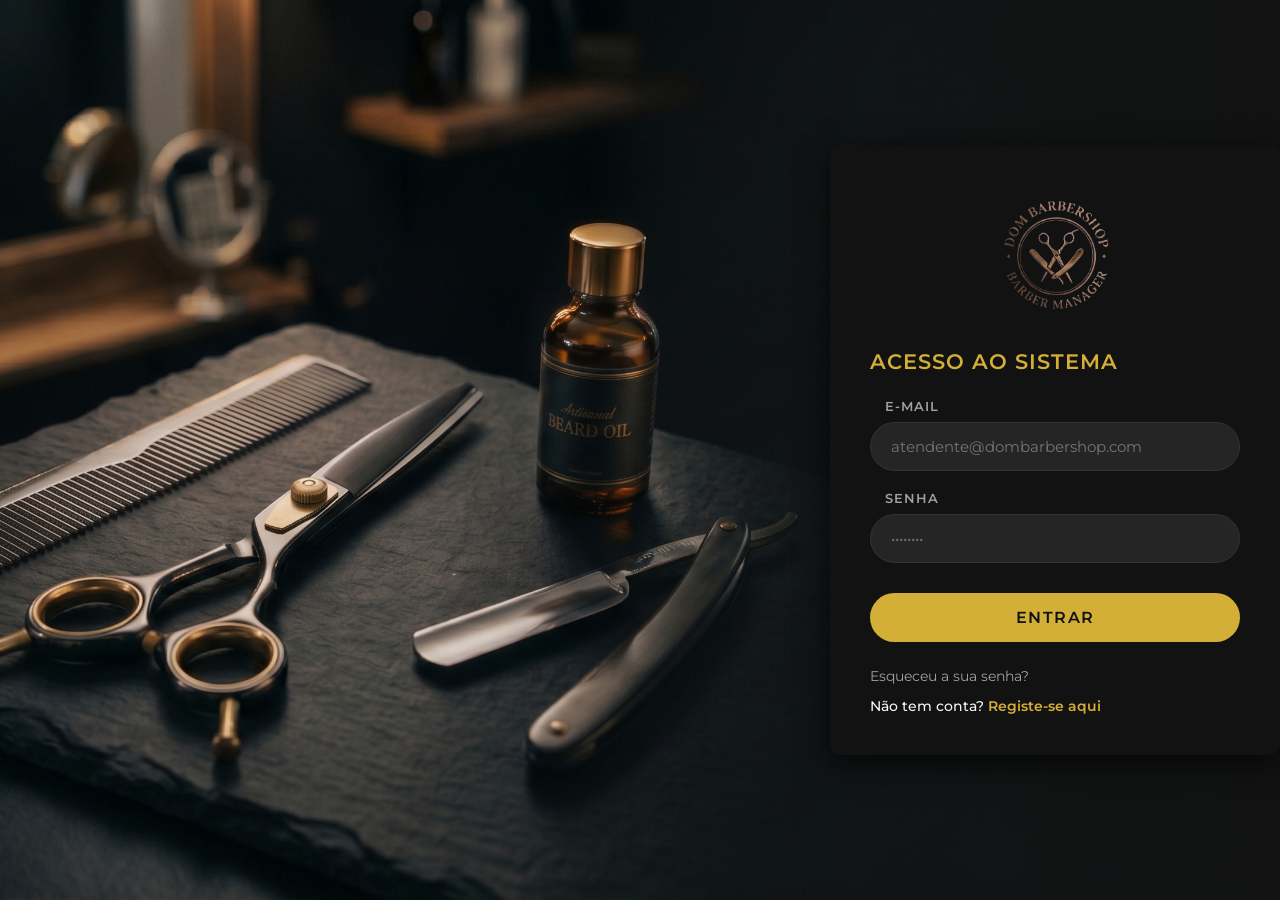
<file: frontend/index.html>
<!DOCTYPE html>
<html lang="pt-BR">
<head>
    <meta charset="UTF-8">
    <meta name="viewport" content="width=device-width, initial-scale=1.0">
    <title>Dom Barbershop | Início</title>
    <link rel="icon" type="image/png" href="icon.png?v=2" sizes="32x32">

    <link rel="stylesheet" href="css/style.css">
</head>
<body>

    <nav class="sidebar">
        <a href="index.html" class="logo-link">
            <div class="logo">
                <h2 class="shop-name">Dom Barbershop</h2>
                <span class="system-name">Barber Manager</span>
            </div>
        </a>
        
        <ul class="nav-links">
            <li><a href="index.html" class="active">Início</a></li>
            <li><a href="dashboard.html">Dashboard</a></li>
            <li><a href="agenda.html">Agenda</a></li>
            <li><a href="clientes.html">Clientes</a></li>
            <li><a href="servicos.html">Serviços</a></li>
        </ul>
    </nav>

    <main class="main-content">
        <header class="top-header">
            <h1 id="page-title">Bem-vindo à Dom Barbershop</h1>

            <div class="welcome-container">
                <p class="welcome-text">Seja bem-vindo(a), <span id="nome-usuario-logado">Usuário</span></p>
            </div>
        </header>

        <section id="home-presentation" class="active-page">
            <div class="presentation-container">
                
                <div class="hero-section">
                    <h2>A verdadeira experiência em barbearia clássica.</h2>
                    <p>Aqui, nós resgatamos a essência autêntica da barbearia clássica e a combinamos com as tendências contemporâneas, elevando o cuidado masculino a um novo patamar de excelência. Acreditamos que o seu visual é a sua principal assinatura e, por isso, construímos um espaço onde a tradição e o estilo andam lado a lado. <br><br>

                    Para a nossa equipe de especialistas, o ofício de cuidar da sua barba e do seu cabelo vai muito além de uma simples rotina. Cada corte e cada alinhamento são executados com a precisão, o respeito e o detalhismo de uma verdadeira arte. Nossos profissionais estão comprometidos em entregar não apenas um serviço impecável, mas um resultado que reflita a sua personalidade e valorize os seus traços. <br><br>

                    Sabemos que o seu tempo é valioso. Por isso, criamos muito mais do que uma barbearia, criamos um ponto de encontro e um verdadeiro refúgio para o homem moderno. Nosso ambiente foi pensado em cada detalhe para que você possa fugir da correria do dia a dia, relaxar em uma de nossas cadeiras e curtir uma atmosfera acolhedora. <br><br>

                    Na Dom Barbershop, o atendimento de excelência é a nossa marca registrada. Sinta-se em casa, deixe o estresse lá fora e confie em quem entende do assunto para cuidar de cada detalhe do seu estilo.
                        
                    </p>
                </div>

                <div class="about-owner">
                    <h3>Sobre o Fundador</h3>
                    <p>Por trás da excelência da Dom Barbershop está a assinatura do mestre barbeiro <strong>Elton</strong>. Movido por uma paixão genuína pelo estilo clássico, ele concebeu este espaço com um propósito claro: resgatar a época de ouro das barbearias e sua atmosfera autenticamente masculina. Um verdadeiro artesão do estilo, <strong>Elton</strong> carrega anos de dedicação e maestria na arte da tesoura e da precisão da navalha. Para ele, o cuidado masculino é um ritual — celebrado em detalhes como o tradicional serviço de toalha quente. Mais do que entregar cortes impecáveis, Elton transformou a Dom em um verdadeiro reduto: um ponto de encontro acolhedor onde a resenha de qualidade, a camaradagem e a busca pelo estilo perfeito caminham lado a lado.</p>
                </div>

            </div>
        </section>

    </main>

    <script src="js/main.js"></script>
</body>
</html>
</file>
<file: frontend/css/style.css>
/* VARIÁVEIS */

:root {
    --primary-color: #d4af37;       
    --secondary-color: #1a1a1a;     
    --bg-body: #121212;             
    --sidebar-bg: #1e1e1e;          
    --text-color: #f4f4f4;         
    --text-muted: #a0a0a0;          
    --danger-color: #8b0000;       
    --success-color: #2e8b57;       
    --border-color: #333333;        
}

* {
    margin: 0;
    padding: 0;
    box-sizing: border-box;
    font-family: 'Segoe UI', Tahoma, Geneva, Verdana, sans-serif;
}

body {
    background-color: var(--bg-body);
    color: var(--text-color);
    display: flex;
    min-height: 100vh;
}

/* MENU LATERAL */
.sidebar {
    width: 250px;
    background-color: var(--sidebar-bg);
    padding: 30px 20px;
    border-right: 1px solid var(--border-color);
    display: flex;
    flex-direction: column;

    position: fixed;
    height: 100vh;
    left: 0;
    top: 0;
    z-index: 1000;
    overflow-y: auto;
}

.logo h2 {
    color: var(--primary-color);
    text-align: center;
    margin-bottom: 40px;
    font-size: 1.5rem;
    letter-spacing: 1px;
}

.nav-links {
    list-style: none;
}

.nav-links li {
    margin-bottom: 15px;
}

.nav-links a {
    text-decoration: none;
    color: var(--text-muted);
    display: block;
    padding: 12px 15px;
    border-radius: 8px;
    transition: all 0.3s ease;
    font-weight: 500;
}

.nav-links a:hover, .nav-links a.active {
    background-color: var(--primary-color);
    color: var(--secondary-color);
    font-weight: bold;
}

/* ÁREA PRINCIPAL */
.main-content {
    flex: 1;
    padding: 40px;
    display: flex;
    flex-direction: column;
    gap: 30px;
    margin-left: 250px;
}

/* CABEÇALHO */
.top-header {
    display: flex;
    justify-content: space-between;
    align-items: center;
    border-bottom: 1px solid var(--border-color);
    padding-bottom: 20px;
}

.top-header h1 {
    font-size: 1.8rem;
    font-weight: 600;
}

.user-profile span {
    background-color: var(--sidebar-bg);
    padding: 10px 20px;
    border-radius: 20px;
    border: 1px solid var(--primary-color);
    color: var(--primary-color);
    font-weight: bold;
}

/* CARDS DO DASHBOARD */
.dashboard-cards {
    display: grid;
    grid-template-columns: repeat(auto-fit, minmax(250px, 1fr));
    gap: 20px;
}

.card {
    background-color: var(--sidebar-bg);
    padding: 25px;
    border-radius: 12px;
    border: 1px solid var(--border-color);
    box-shadow: 0 4px 15px rgba(0, 0, 0, 0.2);
    transition: transform 0.3s ease;
}

.card:hover {
    transform: translateY(-5px);
    border-color: var(--primary-color);
}

.card h3 {
    color: var(--text-muted);
    font-size: 1rem;
    margin-bottom: 15px;
}

.card .number {
    font-size: 2.5rem;
    font-weight: bold;
    color: var(--primary-color);
}

.card .next-client {
    font-size: 1.2rem;
    font-weight: 500;
    color: var(--text-color);
}

/* ESTILIZAÇÃO DA LOGO E NOME DA BARBEARIA */
.logo {
    display: flex;
    flex-direction: column;
    align-items: center;
    margin-bottom: 40px;
}

.logo .shop-name {
    color: var(--primary-color);
    font-size: 1.5rem;
    letter-spacing: 1px;
    text-align: center;
    margin-bottom: 5px;
}

.logo .system-name {
    color: var(--text-muted);
    font-size: 0.8rem;
    text-transform: uppercase;
    letter-spacing: 2px;
}

/* FORMULÁRIO DE NOVO AGENDAMENTO */

/* Container Principal do Formulário */
.form-container {
    background-color: var(--sidebar-bg);
    padding: 35px 40px;
    border-radius: 12px;
    border: 1px solid var(--border-color);
    box-shadow: 0 8px 20px rgba(0, 0, 0, 0.3);
    max-width: 800px;
    margin-top: 10px;
}

/* Cabeçalho do Formulário */
.form-header {
    margin-bottom: 30px;
    border-bottom: 1px solid var(--border-color);
    padding-bottom: 15px;
}

.form-header h2 {
    color: var(--primary-color);
    font-size: 1.8rem;
    margin-bottom: 5px;
}

.form-header p {
    color: var(--text-muted);
    font-size: 0.95rem;
}

/* Estrutura de Grid/Flex para dividir colunas */
.form-row {
    display: flex;
    gap: 20px;
}

.form-row .input-group {
    flex: 1;
}

/* Grupos de Inputs (Label + Campo) */
.input-group {
    margin-bottom: 25px;
    display: flex;
    flex-direction: column;
}

.input-group label {
    color: var(--text-color);
    font-size: 0.85rem;
    font-weight: 600;
    margin-bottom: 10px;
    text-transform: uppercase;
    letter-spacing: 1px;
}

/* Estilização dos Campos de Digitação e Seleção */
.input-group input,
.input-group select {
    background-color: var(--bg-body);
    color: var(--text-color);
    border: 1px solid var(--border-color);
    padding: 14px 15px;
    border-radius: 8px;
    font-size: 1rem;
    outline: none;
    transition: all 0.3s ease;
}

.input-group input:focus,
.input-group select:focus {
    border-color: var(--primary-color);
    box-shadow: 0 0 0 3px rgba(212, 175, 55, 0.15);
}

/* Inverte a cor do ícone do calendário para aparecer no tema escuro */
input[type="datetime-local"]::-webkit-calendar-picker-indicator {
    filter: invert(1);
    cursor: pointer;
    opacity: 0.7;
    transition: 0.3s;
}

input[type="datetime-local"]::-webkit-calendar-picker-indicator:hover {
    opacity: 1;
}

/* Botão de Envio */
.btn-submit {
    background-color: var(--primary-color);
    color: var(--secondary-color);
    border: none;
    padding: 16px 30px;
    font-size: 1.1rem;
    font-weight: 800;
    border-radius: 8px;
    cursor: pointer;
    width: 100%;
    margin-top: 10px;
    transition: transform 0.3s ease, background-color 0.3s ease, box-shadow 0.3s ease;
    text-transform: uppercase;
    letter-spacing: 2px;
}

.btn-submit:hover {
    transform: translateY(-3px);
    background-color: #e5c158; 
    box-shadow: 0 6px 20px rgba(212, 175, 55, 0.4);
}

/* CUSTOMIZAÇÃO FLATPICKR */

/* Fundo Principal e Borda */
.flatpickr-calendar {
    background: var(--sidebar-bg) !important;
    border: 1px solid var(--border-color) !important;
    box-shadow: 0 10px 25px rgba(0, 0, 0, 0.5) !important;
}


.flatpickr-days,
.flatpickr-month,
.flatpickr-weekdays,
.flatpickr-time {
    background: transparent !important;
}

/* Cor de todos os textos (Dias, Meses, Semanas, Relógio) */
.flatpickr-day,
.flatpickr-weekday,
.flatpickr-monthDropdown-months,
.flatpickr-current-month .numInputWrapper input,
.flatpickr-time input, 
.flatpickr-time .flatpickr-am-pm {
    color: var(--text-color) !important;
}

.flatpickr-day.today {
    border-color: var(--primary-color) !important;
    color: var(--text-color) !important;
}

.flatpickr-day.selected,
.flatpickr-day:hover,
.flatpickr-day:focus,
.flatpickr-day.today:hover,
.flatpickr-day.today.selected {
    background: var(--primary-color) !important;
    border-color: var(--primary-color) !important;
    color: var(--secondary-color) !important;
    font-weight: bold !important;
}

/* Setas de Mês e Setas do Relógio */
.flatpickr-prev-month svg, 
.flatpickr-next-month svg,
.flatpickr-time .arrowUp svg, 
.flatpickr-time .arrowDown svg {
    fill: var(--text-color) !important;
}

/* Hover nas Setas */
.flatpickr-prev-month:hover svg, 
.flatpickr-next-month:hover svg {
    fill: var(--primary-color) !important;
}

/* Hover no input do relógio */
.flatpickr-time input:hover, 
.flatpickr-time input:focus {
    background: var(--bg-body) !important;
}

/* MÊS E ANO */
.flatpickr-current-month .numInputWrapper {
    margin-left: 15px !important; 
}

.flatpickr-current-month .numInputWrapper span.arrowUp:after {
    border-bottom-color: var(--text-color) !important;
}

.flatpickr-current-month .numInputWrapper span.arrowDown:after {
    border-top-color: var(--text-color) !important;
}

.flatpickr-current-month .numInputWrapper span.arrowUp:hover:after {
    border-bottom-color: var(--primary-color) !important;
}

.flatpickr-current-month .numInputWrapper span.arrowDown:hover:after {
    border-top-color: var(--primary-color) !important;
}

/* VISIBILIDADE DOS MESES */

.flatpickr-monthDropdown-months {
    background-color: #1e1e1e !important; 
    color: #ffffff !important;
    border-radius: 4px;
}

/* Ajusta as opções dentro do menu para preto */
.flatpickr-monthDropdown-month {
    background-color: #ffffff !important;
    color: #000000 !important;
}

/* ESTILOS DA AGENDA */
.agenda-top-bar {
    display: flex;
    justify-content: space-between;
    align-items: center;
    margin-bottom: 20px;
    border-bottom: 1px solid var(--border-color);
    padding-bottom: 15px;
}

.btn-toggle {
    background-color: transparent;
    color: var(--primary-color);
    border: 1px solid var(--primary-color);
    padding: 8px 15px;
    border-radius: 5px;
    cursor: pointer;
    font-weight: bold;
    transition: 0.3s;
}

.btn-toggle:hover {
    background-color: var(--primary-color);
    color: var(--secondary-color);
}

.agenda-date {
    display: inline-block;
    color: var(--primary-color);
    font-weight: bold;
    font-size: 1.1rem;
    margin-bottom: 15px;
}

.timeline {
    display: flex;
    flex-direction: column;
    gap: 10px;
}

.timeline-slot {
    display: flex;
    align-items: center;
    background-color: #1e1e1e;
    border-radius: 8px;
    padding: 15px 20px;
    border-left: 4px solid var(--primary-color);
}

.slot-time {
    font-weight: bold;
    color: var(--primary-color);
    width: 70px;
    font-size: 1.1rem;
}

.slot-content {
    flex: 1;
    margin-left: 20px;
}

.appointment-card {
    display: flex;
    justify-content: space-between;
    align-items: center;
}

.client-name {
    font-weight: 600;
    font-size: 1.1rem;
    color: var(--text-color);
}

.service-tag {
    background-color: rgba(212, 175, 55, 0.1);
    color: var(--primary-color);
    padding: 4px 12px;
    border-radius: 15px;
    font-size: 0.8rem;
    font-weight: bold;
    text-transform: uppercase;
}

/* LINK DA LOGO */
.logo-link {
    text-decoration: none;
    display: block;
    cursor: pointer;
}

/* Força o link a não ter nenhum efeito, cor ou movimento ao passar o mouse */
.logo-link:hover, 
.logo-link:active, 
.logo-link:focus {
    text-decoration: none;
    outline: none;
    background: transparent;
    transform: none;
}

/* TELA INICIAL */
.presentation-container {
    display: flex;
    flex-direction: column;
    gap: 30px;
    max-width: 900px;
    margin-top: 10px;
}

/* Bloco principal de Boas-vindas */
.hero-section {
    background-color: var(--sidebar-bg);
    padding: 40px;
    border-radius: 12px;
    border-left: 5px solid var(--primary-color);
    box-shadow: 0 8px 20px rgba(0, 0, 0, 0.3);
}

.hero-section h2 {
    color: var(--primary-color);
    font-size: 2.2rem;
    margin-bottom: 15px;
    letter-spacing: 1px;
}

.hero-section p {
    font-size: 1.1rem;
    line-height: 1.6;
    color: var(--text-color);
}

/* Bloco sobre o Dono */
.about-owner {
    background-color: var(--sidebar-bg);
    padding: 30px 40px;
    border-radius: 12px;
    border: 1px solid var(--border-color);
}

.about-owner h3 {
    color: var(--primary-color);
    font-size: 1.5rem;
    margin-bottom: 15px;
    display: flex;
    align-items: center;
    gap: 10px;
}

.about-owner p {
    font-size: 1.05rem;
    line-height: 1.7;
    color: var(--text-muted);
}

/* BARRA DE TOPO E PESQUISA (Clientes) */
.agenda-top-bar {
    display: flex;
    justify-content: space-between;
    align-items: center;
    margin-bottom: 25px;
    padding-bottom: 15px;
    border-bottom: 1px solid var(--border-color);
    flex-wrap: wrap;
    gap: 15px;
}

.busca-container {
    flex: 1;
    max-width: 400px;
    display: flex;
    justify-content: flex-end;
}

#busca-cliente {
    width: 100%;
    padding: 12px 20px;
    border-radius: 30px;
    background-color: var(--bg-body);
    border: 1px solid var(--border-color);
    color: var(--text-color);
    font-size: 1rem;
    outline: none;
    transition: all 0.3s ease;
}

#busca-cliente:focus {
    border-color: var(--primary-color);
    box-shadow: 0 0 0 3px rgba(212, 175, 55, 0.15);
}

#busca-cliente::placeholder {
    color: var(--text-muted);
}

/* REGRAS EXCLUSIVAS PARA A TABELA DE CLIENTES */
#clientes-page .tabela-estilizada {
    table-layout: fixed; 
    width: 100%;
}

/* Define a separação das colunas */
#clientes-page .tabela-estilizada th,
#clientes-page .tabela-estilizada td {
    width: 25%; 
    padding: 15px 20px;
    text-align: left;
}

/* ESTILOS DA TABELA (Clientes e Agenda) */
.card-lista {
    background-color: var(--sidebar-bg);
    padding: 30px;
    border-radius: 12px;
    border: 1px solid var(--border-color);
    box-shadow: 0 8px 20px rgba(0, 0, 0, 0.3);
    margin-top: 10px;
    overflow-x: auto; 
}

.tabela-estilizada {
    width: 100%;
    border-collapse: collapse;
}

/* Cabeçalho padrão para TODAS as tabelas */
.tabela-estilizada th {
    text-align: left;
    color: var(--primary-color);
    border-bottom: 2px solid var(--border-color);
    padding: 15px 10px;
    font-size: 0.9rem;
    text-transform: uppercase;
    letter-spacing: 1px;
}

/* REGRAS EXCLUSIVAS PARA A TABELA DA AGENDA */
#agenda-table-view .tabela-estilizada {
    table-layout: fixed; 
    width: 100%;
}

#agenda-table-view .tabela-estilizada th,
#agenda-table-view .tabela-estilizada td {
    padding: 15px 15px;
    text-align: left; 
}

#agenda-table-view .tabela-estilizada th:nth-child(1),
#agenda-table-view .tabela-estilizada td:nth-child(1) {
    width: 30%; 
}

#agenda-table-view .tabela-estilizada th:nth-child(2),
#agenda-table-view .tabela-estilizada td:nth-child(2) {
    width: 35%; 
}

#agenda-table-view .tabela-estilizada th:nth-child(3),
#agenda-table-view .tabela-estilizada td:nth-child(3) {
    width: 35%; 
}

#agenda-table-view .tabela-estilizada th:nth-child(4),
#agenda-table-view .tabela-estilizada td:nth-child(4) {
    width: 10%; 
}
/* ESTILOS DO GRID DE SERVIÇOS */
.grid-servicos {
    display: grid;
    grid-template-columns: repeat(auto-fill, minmax(220px, 1fr));
    gap: 20px;
    margin-top: 25px;
}

.card-servico {
    background-color: var(--bg-body);
    padding: 25px 20px;
    border-radius: 10px;
    border-left: 4px solid var(--primary-color);
    display: flex;
    flex-direction: column;
    box-shadow: 0 4px 10px rgba(0, 0, 0, 0.2);
    transition: transform 0.3s ease, border-color 0.3s ease;
}

.card-servico:hover {
    transform: translateY(-5px);
    border-color: #fff;
}

/* MODAL CUSTOMIZADO (POP-UP INTERATIVO) */
.modal-overlay {
    display: none;
    position: fixed;
    top: 0;
    left: 0;
    width: 100%;
    height: 100%;
    background-color: rgba(0, 0, 0, 0.8);
    z-index: 9999;
    justify-content: center;
    align-items: center;
    opacity: 0;
    transition: opacity 0.3s ease;
}

.modal-overlay.active {
    display: flex;
    opacity: 1;
}

.modal-content {
    background-color: var(--sidebar-bg);
    padding: 35px;
    border-radius: 12px;
    border: 1px solid var(--primary-color);
    width: 90%;
    max-width: 400px;
    box-shadow: 0 10px 40px rgba(0, 0, 0, 0.6);
    transform: scale(0.8);
    transition: transform 0.3s ease;
}

.modal-overlay.active .modal-content {
    transform: scale(1);
}

.modal-content h3 {
    color: var(--primary-color);
    margin-bottom: 25px;
    font-size: 1.5rem;
    text-align: center;
}

.modal-actions {
    display: flex;
    gap: 15px;
    margin-top: 20px;
}

/* Garante que o botão de remover dentro de modais siga o padrão de altura dos outros */
.modal-actions .btn-remover-servico {
    margin-top: 0;
    font-size: 0.9rem;
}

.btn-cancelar {
    background-color: transparent;
    color: var(--text-muted);
    border: 1px solid var(--text-muted);
    padding: 12px;
    border-radius: 8px;
    cursor: pointer;
    flex: 1;
    font-weight: bold;
    transition: 0.3s;
}

.btn-cancelar:hover {
    background-color: #333;
    color: #fff;
}

/* Botão de Salvar dentro do Pop-up */
.modal-actions .btn-submit {
    margin-top: 0; 
    flex: 1;
    
    padding: 12px;
    font-size: 1rem;
    text-transform: none;
    letter-spacing: normal;
    box-shadow: none;
    background-color: transparent;
    color: var(--primary-color);
    border: 1px solid var(--primary-color);
    border-radius: 8px;
    transition: 0.3s;
}

.modal-actions .btn-submit:hover {
    background-color: var(--primary-color);
    color: var(--secondary-color);
    transform: none;
}

/* BOTÕES DOS CARTÕES DE SERVIÇO (EDITAR / REMOVER) */
.card-actions {
    display: flex;
    gap: 10px;
    margin-top: 15px;
}

/* Forçar tamanho idêntico */
.btn-editar-servico, .btn-remover-servico {
    flex: 1;
    height: 36px;
    margin: 0 !important; 
    padding: 0 !important; 
    background: transparent;
    border-radius: 5px;
    cursor: pointer;
    font-size: 0.9rem;
    font-weight: bold;
    transition: 0.3s ease;
    
    /* Centraliza o texto dentro da altura definida */
    display: flex;
    justify-content: center;
    align-items: center;
    box-sizing: border-box;
}

.btn-editar-servico {
    border: 1px solid var(--primary-color);
    color: var(--primary-color);
}

.btn-editar-servico:hover {
    background: var(--primary-color);
    color: var(--secondary-color);
}

.btn-remover-servico {
    border: 1px solid var(--danger-color);
    color: var(--danger-color);
}

.btn-remover-servico:hover {
    background: var(--danger-color);
    color: #fff;
}

/* BOTÃO DE EXCLUIR AGENDAMENTO (LIXEIRA) */
.btn-delete-icon {
    background: transparent;
    border: none;
    cursor: pointer;
    font-size: 1.3rem;
    transition: transform 0.2s ease, opacity 0.2s ease;
    opacity: 0.6;
}

.btn-delete-icon:hover {
    transform: scale(1.2);
    opacity: 1;
}

/* NOTIFICAÇÕES FLUTUANTES */
.toast-notification {
    position: fixed;
    top: 50%;
    left: 50%;
    transform: translate(-50%, -50%) scale(0.8);
    opacity: 0;
    visibility: hidden;
    background-color: var(--success-color);
    color: #ffffff;
    padding: 20px 25px;
    border-radius: 12px;
    box-shadow: 0 15px 40px rgba(0, 0, 0, 0.6);
    font-size: 1rem;
    z-index: 10000; 
    display: flex;
    align-items: flex-start;
    gap: 15px;
    width: 90%; 
    max-width: 450px;
    
    transition: all 0.4s cubic-bezier(0.68, -0.55, 0.265, 1.55);
}

.toast-notification.show {
    transform: translate(-50%, -50%) scale(1);
    opacity: 1;
    visibility: visible;
}

.toast-notification.error {
    background-color: var(--danger-color);
}

/* BOTÃO FECHAR DA NOTIFICAÇÃO */
.toast-close {
    background: transparent;
    border: none;
    color: #ffffff;
    font-size: 1.8rem;
    cursor: pointer;
    opacity: 0.6;
    transition: opacity 0.3s ease;
    line-height: 1;
    padding: 0;
    margin-left: 10px;
    margin-top: -2px;
}

.toast-close:hover {
    opacity: 1;
}

.text-muted { color: var(--text-muted); }
.text-primary { color: var(--primary-color); }
.text-success { color: var(--success-color) !important; }
.text-danger { color: var(--danger-color) !important; }
.text-center { text-align: center; }
.text-large { font-size: 1.1rem; color: var(--text-color); }
.font-bold { font-weight: bold; }
.mb-10 { margin-bottom: 10px; }
.mb-15 { margin-bottom: 15px; }
.mb-25 { margin-bottom: 25px; }
.w-100 { width: 100%; }

/* DASHBOARD */
.dashboard-cards {
    display: grid;
    grid-template-columns: repeat(auto-fit, minmax(250px, 1fr));
    gap: 20px;
    margin-bottom: 30px;
}
.input-group.half-width {
    width: 50%;
}

/* AGENDA */
.agenda-navigation {
    display: flex;
    align-items: center;
    justify-content: center;
    gap: 20px;
    margin-bottom: 25px;
    background: var(--bg-card);
    padding: 15px;
    border-radius: 10px;
    border: 1px solid var(--border-color);
}
.datepicker-container {
    text-align: center;
    cursor: pointer;
}
.display-data {
    font-weight: bold;
    font-size: 1.1rem;
    color: var(--primary-color);
}
.btn-toggle.btn-small {
    padding: 5px 15px;
}

/* PERFIL DO CLIENTE */
.perfil-info-box {
    background: var(--bg-body);
    padding: 20px;
    border-radius: 10px;
    margin-bottom: 20px;
    border: 1px solid var(--border-color);
}
.perfil-cortes-row {
    font-size: 1.2rem;
    margin-top: 15px;
    border-top: 1px solid var(--border-color);
    padding-top: 15px;
}
.status-agendamento-box {
    background: var(--bg-body);
    border: 1px solid var(--primary-color);
    padding: 15px;
    border-radius: 10px;
    margin-bottom: 20px;
}

/* MODAIS E CAIXAS */
.modal-content.large { max-width: 450px; }
.modal-content.center-small {
    max-width: 400px;
    text-align: center;
}
.modal-title-primary {
    color: var(--primary-color);
    margin-bottom: 15px;
    font-size: 1.5rem;
}
.modal-title-danger {
    color: var(--danger-color);
    margin-bottom: 15px;
    font-size: 1.5rem;
}

/* BOTÕES BLINDADOS E GRUPOS */
.modal-actions.col {
    flex-direction: column;
    gap: 10px;
}
.modal-btn-group {
    display: flex;
    gap: 10px;
    width: 100%;
}
.modal-btn-group-spaced {
    display: flex;
    gap: 15px;
    margin-top: 20px;
    width: 100%;
}
.btn-grid-group {
    display: grid;
    grid-template-columns: 1fr 1fr;
    gap: 10px;
}
.btn-flex { 
    flex: 1; 
}
.btn-success {
    background-color: var(--success-color) !important;
    color: white !important;
    border: none;
}
.btn-danger {
    background-color: var(--danger-color) !important;
    color: white !important;
    border: none;
}
.btn-danger-alt {
    height: 45px;
    border-radius: 8px;
}
.btn-grid {
    width: 100%;
    padding: 12px 5px;
    font-size: 0.95rem;
    border-radius: 6px;
    cursor: pointer;
    font-weight: bold;
    text-transform: uppercase;
}
.btn-half {
    width: 50%;
    padding: 12px 0;
    font-size: 0.95rem;
    border-radius: 8px;
    cursor: pointer;
    font-weight: bold;
    text-transform: uppercase;
    box-sizing: border-box;
}
.btn-outline {
    border: 1px solid var(--border-color);
    background-color: transparent;
    color: var(--text-color);
}

/* CLASSES DINÂMICAS DO JAVASCRIPT */

/* Notificações (Toast) */
.toast-icon { font-size: 1.5rem; line-height: 1; }
.toast-message { flex: 1; }
.toast-link { color: #fff; text-decoration: underline; font-weight: bold; font-size: 1.1rem; }

.p-20 { padding: 20px; }
.empty-service { padding: 40px; grid-column: 1 / -1; }
.service-name { font-size: 1.3rem; margin-bottom: 8px; display: block; }
.flex-between-center { display: flex; justify-content: space-between; align-items: center; }
.btn-icon { background: none; border: none; cursor: pointer; }

/* Status da Agenda */
.status-concluido { opacity: 0.7; }
.border-concluido { border-left: 4px solid var(--success-color); }

.status-faltou { opacity: 0.6; }
.border-faltou { border-left: 4px solid var(--danger-color); }

.status-resgatado { opacity: 0.7; }
.border-resgatado { border-left: 4px solid #f39c12; }
.text-warning { color: #f39c12 !important; }

.btn-logout {
    background-color: transparent;
    color: #e5c07b; /* Dourado */
    border: 1px solid #e5c07b;
    padding: 8px 16px;
    border-radius: 4px;
    cursor: pointer;
    font-weight: bold;
    transition: all 0.3s ease;
}
.btn-logout:hover {
    background-color: #e03131;
    color: white;
    border-color: #e03131;
}

.welcome-container {
    display: flex;
    align-items: center;
    gap: 15px;
}

.welcome-text {
    color: #ffffff;
    font-size: 1.1rem;
    margin: 0;
}

#nome-usuario-logado {
    color: #e5c07b;
    font-weight: bold;
}

.btn-logout {
    background-color: transparent;
    color: #e03131;
    border: 1px solid #e03131;
    padding: 6px 12px;
    border-radius: 4px;
    cursor: pointer;
    font-weight: bold;
    font-size: 0.9rem;
    transition: all 0.3s ease;
}

.btn-logout:hover {
    background-color: #e03131;
    color: white;
}

.welcome-container {
    display: flex;
    align-items: center;
    gap: 15px;
}

.welcome-text {
    color: #ffffff;
    font-size: 1.1rem;
    margin: 0;
}

#nome-usuario-logado {
    color: #e5c07b;
    font-weight: bold;
}

.btn-logout {
    background-color: transparent;
    color: #e03131;
    border: 1px solid #e03131;
    padding: 6px 12px;
    border-radius: 4px;
    cursor: pointer;
    font-weight: bold;
    font-size: 0.9rem;
    transition: all 0.3s ease;
}

.btn-logout:hover {
    background-color: #e03131;
    color: white;
}

.btn-apagar {
    background-color: transparent;
    color: #e03131;
    border: 1px solid #e03131;
    padding: 6px 12px;
    border-radius: 4px;
    cursor: pointer;
    font-size: 0.85rem;
    font-weight: bold;
    transition: all 0.3s ease;
}

.btn-apagar:hover {
    background-color: #e03131;
    color: white;
    box-shadow: 0 4px 8px rgba(224, 49, 49, 0.3);
}

.btn-perfil {
    background-color: transparent;
    color: #e5c07b;
    border: 1px solid #e5c07b;
    padding: 6px 12px;
    border-radius: 4px;
    cursor: pointer;
    font-size: 0.85rem;
    font-weight: bold;
    transition: all 0.3s ease;
}

.btn-perfil:hover {
    background-color: #e5c07b;
    color: #121212;
    box-shadow: 0 4px 8px rgba(229, 192, 123, 0.3);
}
</file>
<file: frontend/css/login.css>
@import url('https://fonts.googleapis.com/css2?family=Montserrat:wght@300;400;500;600&family=Playfair+Display:wght@700&display=swap');

:root {
    --primary-color: #d4af37;
    --primary-hover: #b5952f;
    --bg-dark: rgba(20, 20, 20, 0.95);
    --bg-input: rgba(42, 42, 42, 0.8);
    --text-light: #f4f4f4;
    --text-muted: #a0a0a0;
    --danger: #ff4c4c;
}

* {
    margin: 0;
    padding: 0;
    box-sizing: border-box;
    font-family: 'Montserrat', sans-serif;
}

body {
    background-color: #121212; 
    background-image: url('../imagembarber.png');
    background-size: cover; 
    background-position: center; 
    margin: 0;
    height: 100vh;
    display: flex;
    justify-content: flex-end; 
    align-items: center;
    overflow: hidden; 
    position: relative;
}

body::after {
    content: '';
    position: absolute;
    top: 0;
    right: 0;
    width: 45%; 
    height: 100%;
    background: linear-gradient(to right, rgba(18, 18, 18, 0) 0%, rgba(18, 18, 18, 0.95) 100%);
    z-index: 1; 
}

.login-container {
    background-color: #121212;
    width: 100%;
    max-width: 450px;
    border-radius: 12px;
    box-shadow: 0 8px 32px rgba(0, 0, 0, 0.7);
    padding: 40px;
    position: relative;
    z-index: 10;
    max-height: 90vh; 
    overflow-y: auto; 
}

.card-header {
    display: flex;
    justify-content: center;
    flex-shrink: 0; 
    margin-bottom: 25px;
}

.barber-logo {
    width: 100%;
    max-width: 160px;
    height: auto;
    object-fit: contain;
}

.login-container::-webkit-scrollbar { 
    width: 6px; 
}
.login-container::-webkit-scrollbar-track { 
    background: transparent; 
}
.login-container::-webkit-scrollbar-thumb { 
    background-color: #e5c07b; 
    border-radius: 10px; 
}
.login-container::-webkit-scrollbar-thumb:hover { 
    background-color: #cda869; 
}

.auth-form {
    display: none;
    animation: fadeIn 0.4s ease forwards;
}

.auth-form.active {
    display: block;
}

@keyframes fadeIn {
    from { opacity: 0; transform: translateY(10px); }
    to { opacity: 1; transform: translateY(0); }
}

.form-title {
    color: var(--primary-color);
    font-size: 1.3rem;
    font-weight: 600;
    margin-bottom: 25px;
    text-transform: uppercase;
    letter-spacing: 1px;
}

.form-subtitle {
    color: var(--text-muted);
    font-size: 0.9rem;
    margin-bottom: 20px;
    line-height: 1.5;
}

.input-group {
    margin-bottom: 20px;
    text-align: left;
}

.input-group label {
    color: var(--text-muted); 
    font-size: 0.8rem;
    font-weight: 600;
    display: block;
    margin-bottom: 8px;
    margin-left: 15px;
    text-transform: uppercase;
    letter-spacing: 1px;
}

.input-group input {
    width: 100%;
    padding: 14px 20px;
    border: 1px solid #333;
    border-radius: 30px; 
    background-color: var(--bg-input);
    color: var(--text-light);
    font-family: 'Montserrat', sans-serif;
    font-size: 0.95rem;
    box-sizing: border-box;
    transition: all 0.3s ease;
}

.input-group input:focus {
    border-color: var(--primary-color); 
    background-color: var(--bg-dark);
    outline: none;
    box-shadow: 0 0 10px rgba(212, 175, 55, 0.2);
}

.btn-submit {
    width: 100%;
    padding: 15px;
    background-color: var(--primary-color); 
    color: #121212; 
    border: none;
    border-radius: 30px; 
    font-family: 'Montserrat', sans-serif;
    font-size: 1rem;
    font-weight: 600;
    text-transform: uppercase;
    letter-spacing: 1.5px;
    cursor: pointer;
    transition: all 0.3s ease;
    margin-top: 10px;
}

.btn-submit:hover {
    background-color: var(--primary-hover); 
    box-shadow: 0 5px 15px rgba(212, 175, 55, 0.3);
    transform: translateY(-2px);
}

.btn-submit:active {
    transform: scale(0.98); 
}

.auth-links {
    margin-top: 25px;
    display: flex;
    flex-direction: column;
    gap: 12px;
    font-size: 0.9rem;
}

.auth-links a {
    color: var(--text-muted);
    text-decoration: none;
    transition: color 0.3s ease;
}

.auth-links a:hover {
    color: var(--primary-color);
}

.auth-links a.highlight {
    color: var(--text-light);
    font-weight: 500;
}

.auth-links a.highlight span {
    color: var(--primary-color);
    font-weight: 600;
}

.message-alert {
    margin-top: 15px;
    font-size: 0.85rem;
    font-weight: 500;
    padding: 10px;
    border-radius: 8px;
    display: none;
}

.message-alert.error {
    background-color: rgba(255, 76, 76, 0.1);
    color: var(--danger);
    border: 1px solid var(--danger);
    display: block;
}

.message-alert.success {
    background-color: rgba(46, 139, 87, 0.1);
    color: #2e8b57;
    border: 1px solid #2e8b57;
    display: block;
}

@media (max-width: 768px) {
    body { justify-content: center; }
    body::after { width: 100%; background: rgba(18, 18, 18, 0.85); }
    .login-container { margin-right: 0; padding: 30px; }
}

.admin-checkbox-group {
    margin-top: 15px;
    margin-bottom: 10px;
    display: flex;
    align-items: center;
    gap: 8px;
}

.admin-checkbox-group input[type="checkbox"] {
    cursor: pointer;
    width: 18px;
    height: 18px;
}

.admin-checkbox-group label {
    cursor: pointer;
    font-size: 0.9rem;
    color: #ccc;
    margin-bottom: 0;
}

#div-codigo-admin {
    display: none; 
    margin-bottom: 15px;
}
</file>
<file: frontend/css/cliente.css>
.cliente-container { 
    max-width: 800px; 
    margin: 40px auto; 
    padding: 20px; 
}

.card-agendamento { 
    background: #1a1a1a; 
    border: 1px solid #cfaa5e; 
    padding: 25px; 
    border-radius: 8px; 
    margin-bottom: 30px; 
}

.card-agendamento h3 { 
    color: #cfaa5e; 
    margin-top: 0; 
}

.form-row { 
    display: flex; 
    gap: 15px; 
    margin-bottom: 15px; 
    flex-wrap: wrap; 
}

.form-row > div { 
    flex: 1; 
    min-width: 200px; 
}

.form-row label { 
    display: block; 
    margin-bottom: 5px; 
    color: #ccc; 
}

.form-row input, 
.form-row select { 
    width: 100%; 
    padding: 10px; 
    border-radius: 4px; 
    border: 1px solid #333; 
    background: #222; 
    color: #fff; 
}

.btn-agendar { 
    background: #cfaa5e; 
    color: #000; 
    padding: 12px 20px; 
    border: none; 
    border-radius: 4px; 
    cursor: pointer; 
    font-weight: bold; 
    width: 100%; 
    margin-top: 10px; 
    transition: background 0.3s;
}

.btn-agendar:hover { 
    background: #b8954d; 
}

.tabela-cliente { 
    width: 100%; 
    border-collapse: collapse; 
    margin-top: 15px; 
}

.tabela-cliente th, 
.tabela-cliente td { 
    padding: 12px; 
    text-align: left; 
    border-bottom: 1px solid #333; 
}

.tabela-cliente th { 
    color: #cfaa5e; 
}

.status-badge { 
    background: #333; 
    padding: 4px 8px; 
    border-radius: 4px; 
    font-size: 0.85em; 
}

body {
    display: block !important;
    margin: 0;
    padding: 0;
    background-color: #121212;
    font-family: Arial, sans-serif;
}

.navbar {
    width: 100%;
    box-sizing: border-box;
    display: flex;
    justify-content: space-between;
    align-items: center;
    padding: 15px 40px;
    background-color: #1a1a1a;
    border-bottom: 2px solid #cfaa5e;
}

.logo-area img {
    height: 70px;
    width: auto;
    object-fit: contain;
}

.user-area {
    display: flex;
    align-items: center;
    gap: 15px;
    color: #fff;
    font-size: 1.1rem;
}

.user-area strong {
    color: #cfaa5e;
}

.btn-logout {
    background: transparent;
    color: #ff4444;
    border: 1px solid #ff4444;
    padding: 8px 20px;
    border-radius: 4px;
    cursor: pointer;
    font-weight: bold;
    transition: 0.3s;
}

.btn-logout:hover {
    background: #ff4444;
    color: #fff;
}

.cliente-container {
    max-width: 750px;
    margin: 40px auto;
    padding: 0 20px;
}

.card-agendamento { 
    background: #1a1a1a; 
    border: 1px solid #cfaa5e; 
    padding: 30px; 
    border-radius: 8px; 
    margin-bottom: 30px; 
    box-shadow: 0 4px 10px rgba(0,0,0,0.5);
}

.card-agendamento h3 { 
    color: #cfaa5e; 
    margin-top: 0; 
    margin-bottom: 20px;
    font-size: 1.4rem;
}

.form-row { 
    display: flex; 
    gap: 15px; 
    margin-bottom: 20px; 
    flex-wrap: wrap; 
}

.form-row > div { 
    flex: 1; 
    min-width: 200px; 
}

.form-row label { 
    display: block; 
    margin-bottom: 8px; 
    color: #ccc; 
    font-weight: bold;
}

.form-row input, 
.form-row select { 
    width: 100%; 
    padding: 12px; 
    box-sizing: border-box; 
    border-radius: 4px; 
    border: 1px solid #444; 
    background: #222; 
    color: #fff; 
    font-size: 1rem;
}

.btn-agendar { 
    background: #cfaa5e; 
    color: #000; 
    padding: 14px 20px; 
    border: none; 
    border-radius: 4px; 
    cursor: pointer; 
    font-weight: bold; 
    font-size: 1.1rem;
    width: 100%; 
    margin-top: 10px; 
    transition: background 0.3s;
}

.btn-agendar:hover { 
    background: #b8954d; 
}

.tabela-cliente { 
    width: 100%; 
    border-collapse: collapse; 
}

.tabela-cliente th, 
.tabela-cliente td { 
    padding: 15px 10px; 
    text-align: left; 
    border-bottom: 1px solid #333; 
    color: #eee;
}

.tabela-cliente th { 
    color: #cfaa5e; 
    font-size: 1.1rem;
}

.status-badge { 
    background: #333; 
    padding: 6px 12px; 
    border-radius: 4px; 
    font-size: 0.9em; 
    font-weight: bold;
}
</file>
